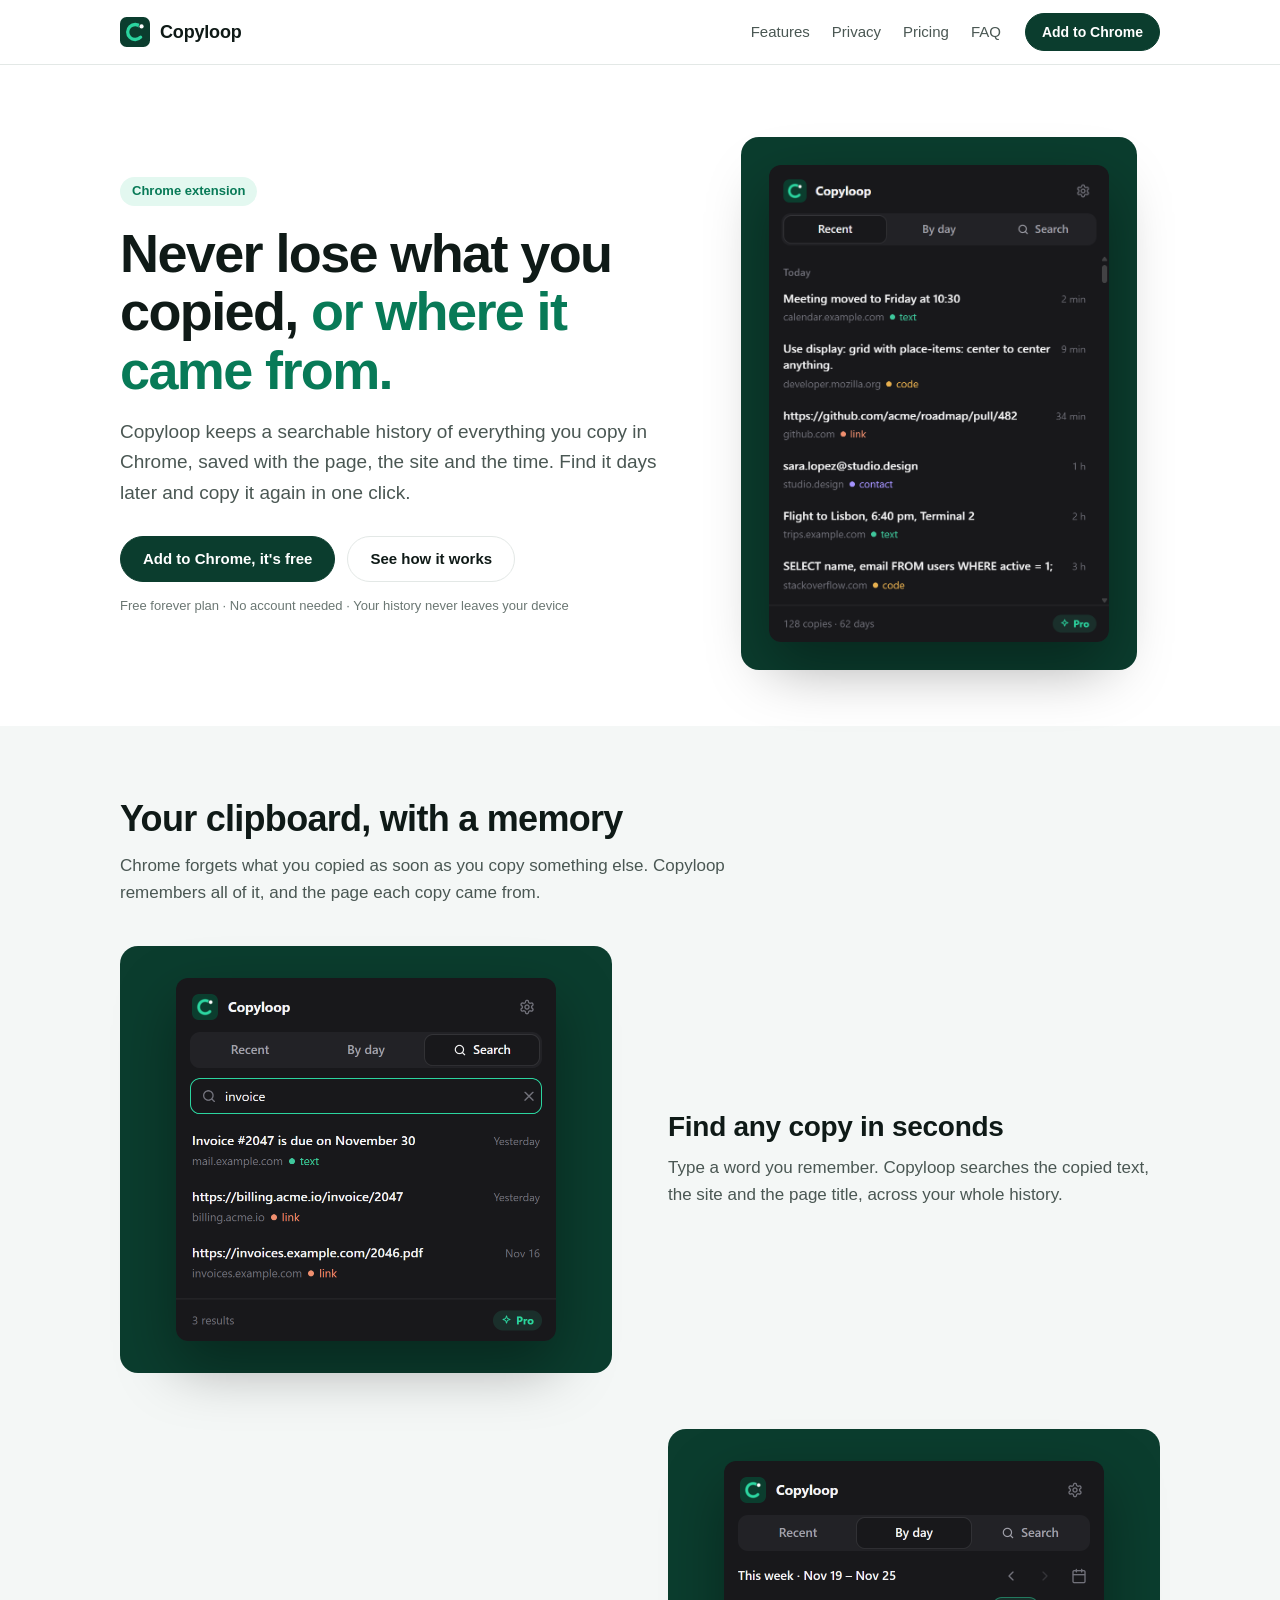
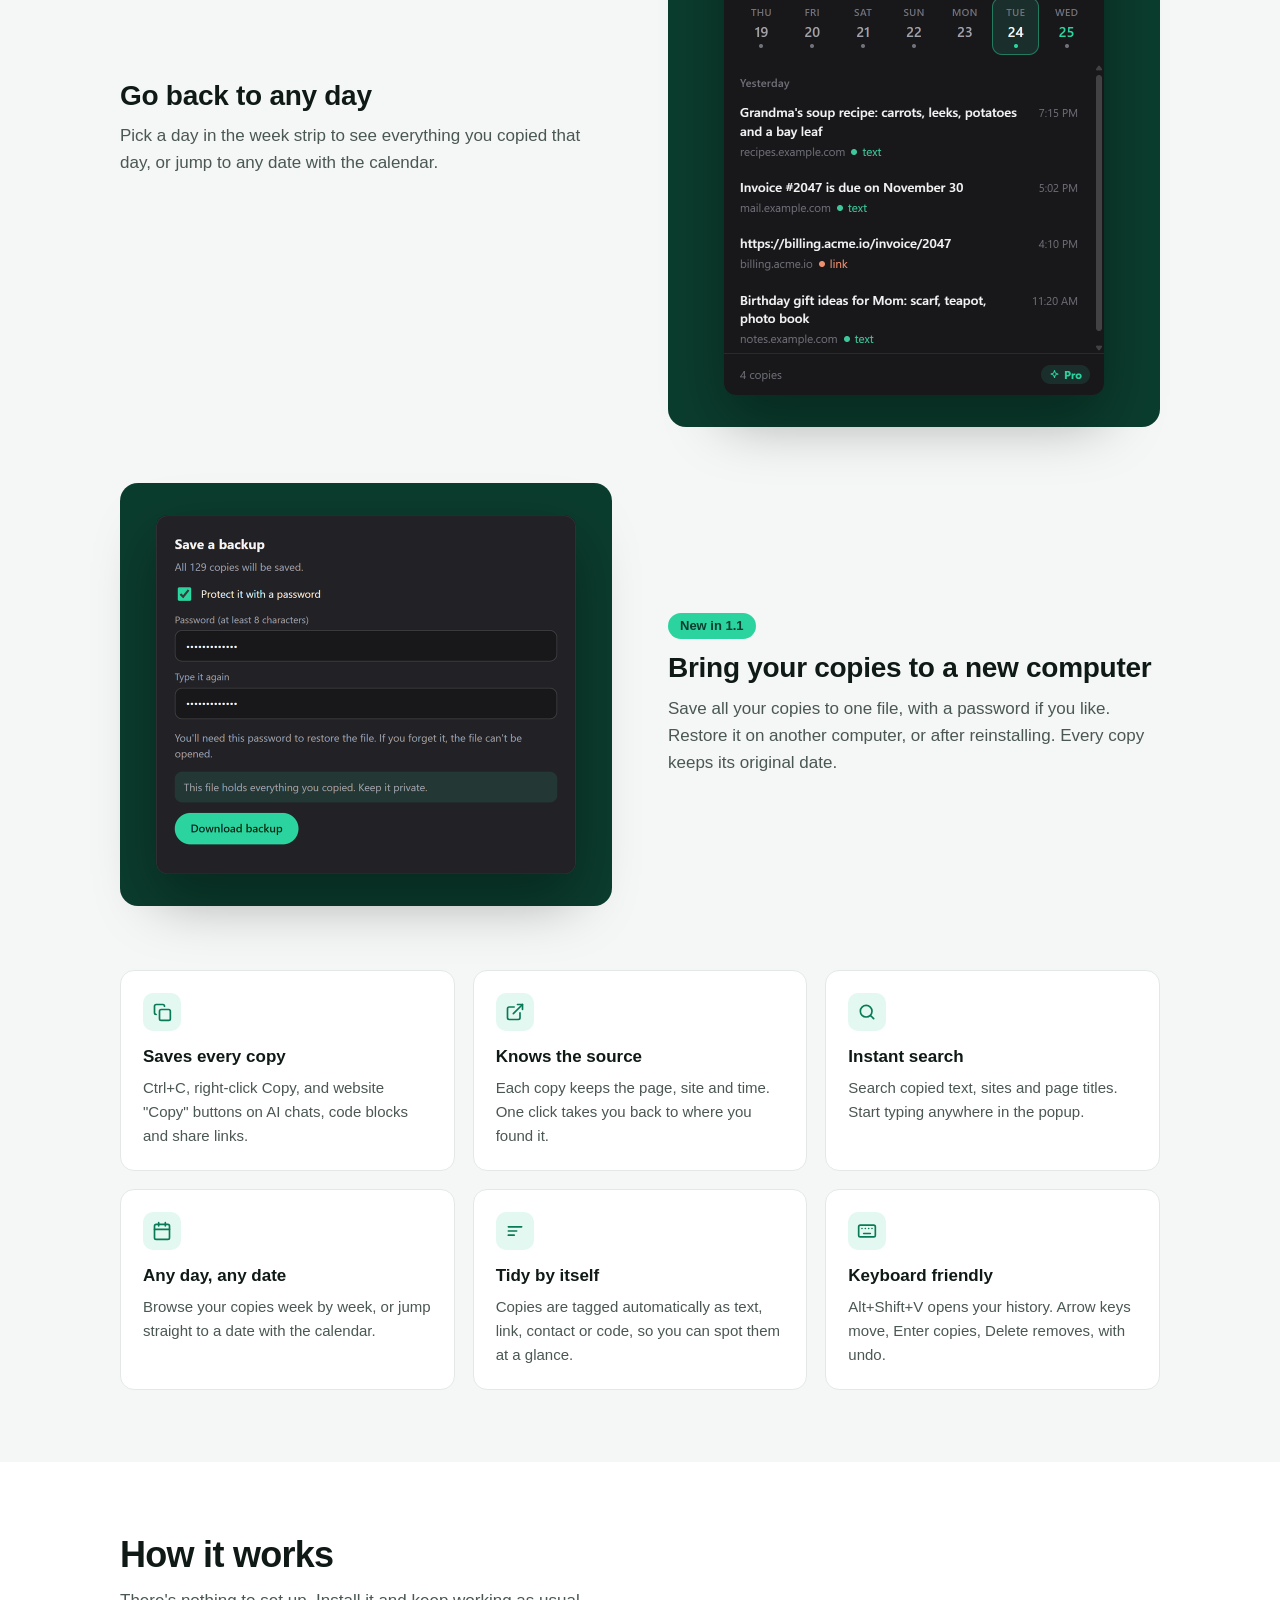
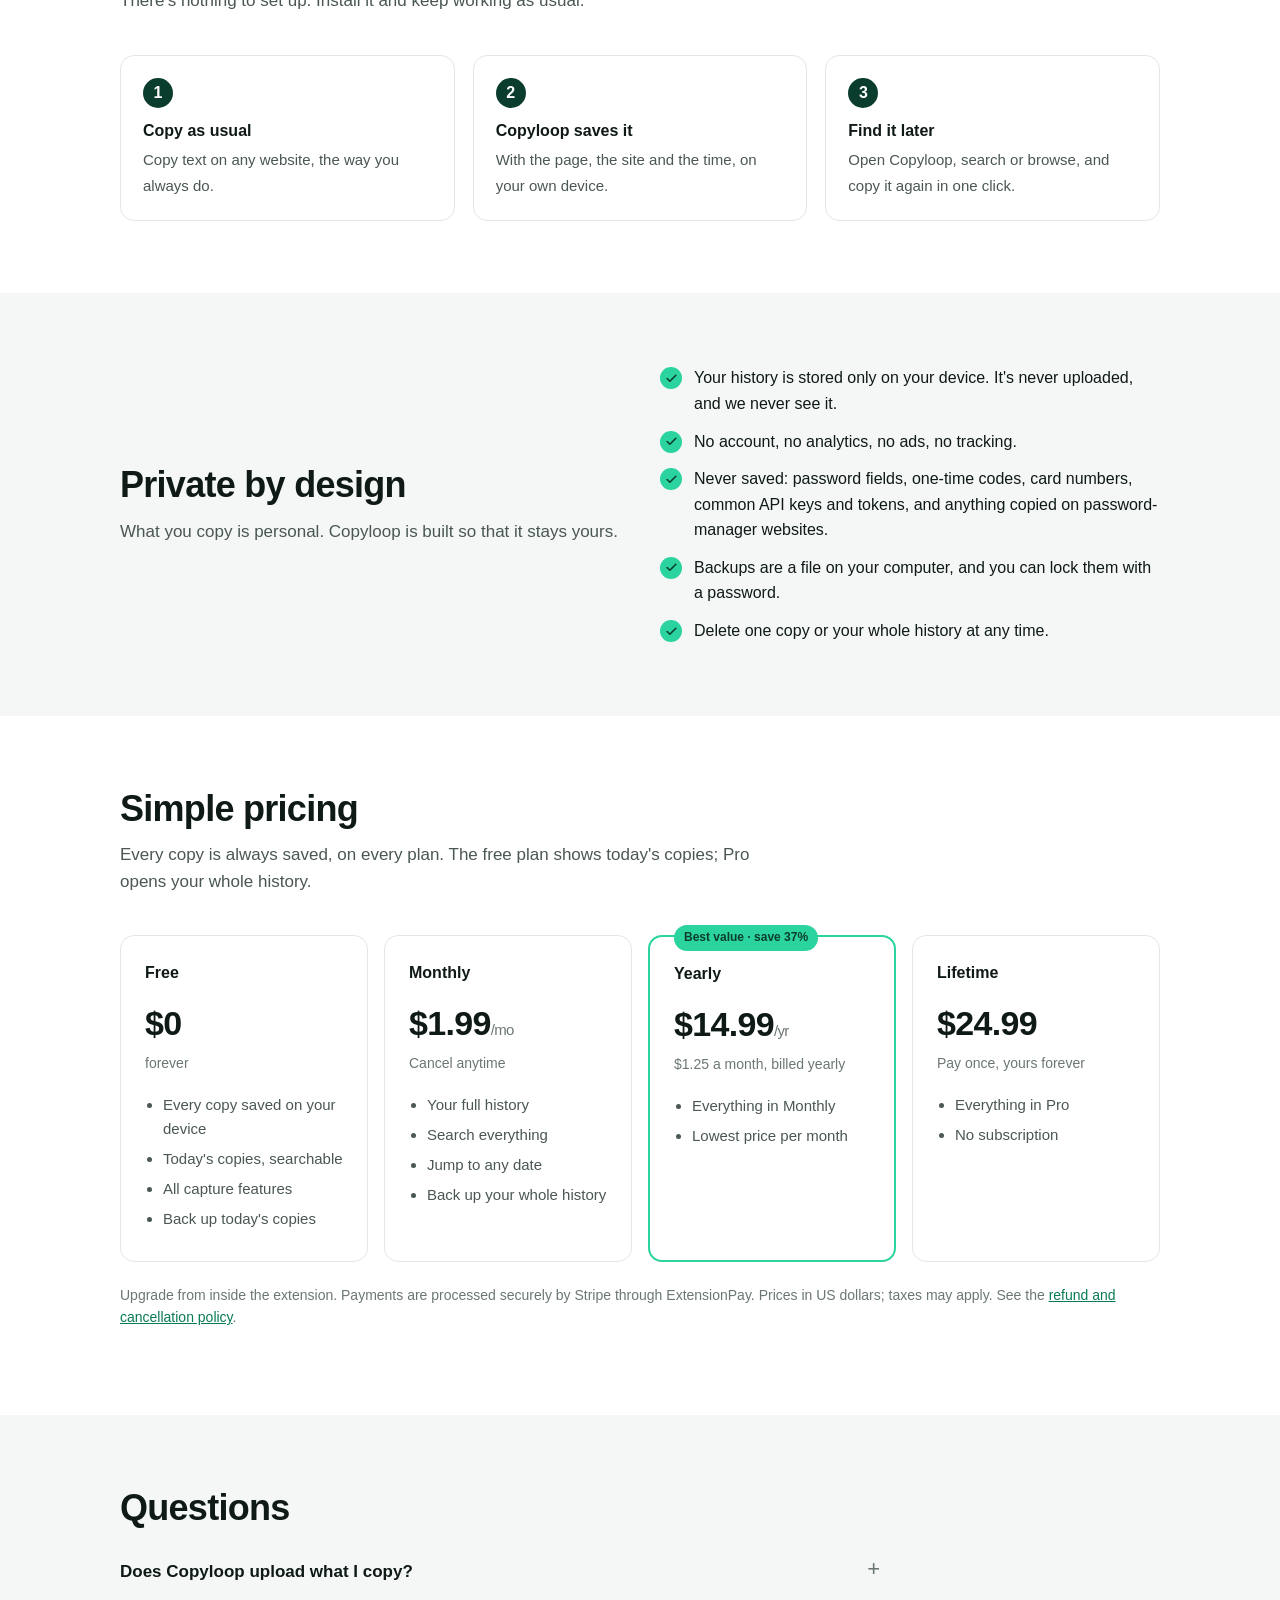
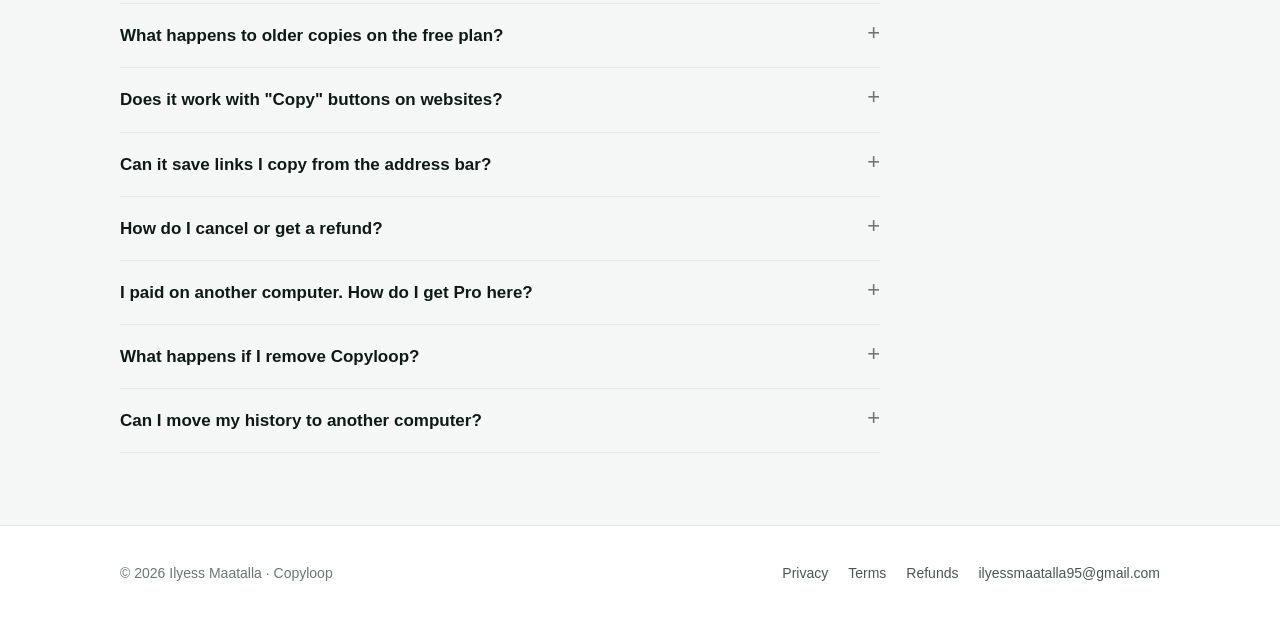
<file: index.html>
<!DOCTYPE html>
<html lang="en">
<head>
<meta charset="UTF-8" />
<meta name="viewport" content="width=device-width, initial-scale=1" />
<title>Copyloop – Clipboard history with source, for Chrome</title>
<meta name="description" content="Copyloop is a Chrome extension that remembers everything you copy on the web, with the page it came from. Browse, search and copy it again. Private: your history stays on your device." />
<link rel="icon" type="image/svg+xml" href="assets/icon.svg">
<link rel="icon" href="assets/icon32.png" type="image/png" />
<link rel="stylesheet" href="styles.css" />
</head>
<body>

<header class="nav">
  <div class="wrap">
    <a class="brand" href="./">
      <svg viewBox="0 0 128 128" aria-hidden="true"><rect width="128" height="128" rx="28" fill="#0B3D2E"/><defs><mask id="loopgap" maskUnits="userSpaceOnUse" x="0" y="0" width="128" height="128"><rect width="128" height="128" fill="#fff"/><circle cx="92" cy="40" r="12.5" fill="#000"/></mask></defs><path d="M88 42a32 32 0 1 0 0 44" fill="none" stroke="#2BD49F" stroke-width="14" stroke-linecap="round" mask="url(#loopgap)"/><circle cx="92" cy="40" r="9" fill="#fff"/></svg>
      Copyloop
    </a>
    <nav class="nav-links" aria-label="Main">
      <a href="#features">Features</a>
      <a href="#privacy">Privacy</a>
      <a href="#pricing">Pricing</a>
      <a href="#faq">FAQ</a>
    </nav>
    <a class="btn small primary" data-store href="#pricing">Add to Chrome</a>
  </div>
</header>

<main>
  <section class="hero">
    <div class="wrap">
      <div>
        <span class="eyebrow">Chrome extension</span>
        <h1>Never lose what you copied, <em>or where it came from.</em></h1>
        <p class="lead">Copyloop keeps a searchable history of everything you copy in Chrome, saved with the page, the site and the time. Find it days later and copy it again in one click.</p>
        <div class="cta">
          <a class="btn primary" data-store href="#pricing">Add to Chrome, it's free</a>
          <a class="btn" href="#features">See how it works</a>
        </div>
        <p class="note">Free forever plan · No account needed · Your history never leaves your device</p>
      </div>
      <div class="shot">
        <img src="assets/popup.png?v=110" alt="The Copyloop popup showing recent copies, each with its site, a tag and the time" width="340" />
      </div>
    </div>
  </section>

  <section id="features" class="alt">
    <div class="wrap">
      <h2>Your clipboard, with a memory</h2>
      <p class="sub">Chrome forgets what you copied as soon as you copy something else. Copyloop remembers all of it, and the page each copy came from.</p>

      <div class="showcase">
        <div class="show-row">
          <div class="show-img"><img src="assets/shot-search.png" alt="Searching for &quot;invoice&quot; in Copyloop finds three copies, each with its site and date" width="380" loading="lazy" /></div>
          <div class="show-text">
            <h3>Find any copy in seconds</h3>
            <p>Type a word you remember. Copyloop searches the copied text, the site and the page title, across your whole history.</p>
          </div>
        </div>
        <div class="show-row flip">
          <div class="show-img"><img src="assets/shot-day.png" alt="The By day view: a week strip with yesterday selected and the copies from that day" width="380" loading="lazy" /></div>
          <div class="show-text">
            <h3>Go back to any day</h3>
            <p>Pick a day in the week strip to see everything you copied that day, or jump to any date with the calendar.</p>
          </div>
        </div>
        <div class="show-row" id="backup">
          <div class="show-img"><img src="assets/shot-backup.png" alt="The Save a backup page with password protection turned on and a Download backup button" width="420" loading="lazy" /></div>
          <div class="show-text">
            <span class="new">New in 1.1</span>
            <h3>Bring your copies to a new computer</h3>
            <p>Save all your copies to one file, with a password if you like. Restore it on another computer, or after reinstalling. Every copy keeps its original date.</p>
          </div>
        </div>
      </div>

      <div class="grid">
        <div class="card">
          <div class="ico"><svg viewBox="0 0 24 24" fill="none" stroke="currentColor" stroke-width="2" stroke-linecap="round" stroke-linejoin="round"><rect width="13" height="13" x="9" y="9" rx="2"/><path d="M5 15c-1.1 0-2-.9-2-2V5c0-1.1.9-2 2-2h8c1.1 0 2 .9 2 2"/></svg></div>
          <h3>Saves every copy</h3>
          <p>Ctrl+C, right-click Copy, and website "Copy" buttons on AI chats, code blocks and share links.</p>
        </div>
        <div class="card">
          <div class="ico"><svg viewBox="0 0 24 24" fill="none" stroke="currentColor" stroke-width="2" stroke-linecap="round" stroke-linejoin="round"><path d="M15 3h6v6"/><path d="M10 14 21 3"/><path d="M18 13v6a2 2 0 0 1-2 2H5a2 2 0 0 1-2-2V8a2 2 0 0 1 2-2h6"/></svg></div>
          <h3>Knows the source</h3>
          <p>Each copy keeps the page, site and time. One click takes you back to where you found it.</p>
        </div>
        <div class="card">
          <div class="ico"><svg viewBox="0 0 24 24" fill="none" stroke="currentColor" stroke-width="2" stroke-linecap="round" stroke-linejoin="round"><circle cx="11" cy="11" r="7"/><path d="m20 20-3.5-3.5"/></svg></div>
          <h3>Instant search</h3>
          <p>Search copied text, sites and page titles. Start typing anywhere in the popup.</p>
        </div>
        <div class="card">
          <div class="ico"><svg viewBox="0 0 24 24" fill="none" stroke="currentColor" stroke-width="2" stroke-linecap="round" stroke-linejoin="round"><rect width="18" height="18" x="3" y="4" rx="2"/><path d="M16 2v4M8 2v4M3 10h18"/></svg></div>
          <h3>Any day, any date</h3>
          <p>Browse your copies week by week, or jump straight to a date with the calendar.</p>
        </div>
        <div class="card">
          <div class="ico"><svg viewBox="0 0 24 24" fill="none" stroke="currentColor" stroke-width="2" stroke-linecap="round" stroke-linejoin="round"><path d="M4 7h16M4 12h10M4 17h7"/></svg></div>
          <h3>Tidy by itself</h3>
          <p>Copies are tagged automatically as text, link, contact or code, so you can spot them at a glance.</p>
        </div>
        <div class="card">
          <div class="ico"><svg viewBox="0 0 24 24" fill="none" stroke="currentColor" stroke-width="2" stroke-linecap="round" stroke-linejoin="round"><rect width="20" height="14" x="2" y="5" rx="2"/><path d="M6 9h.01M10 9h.01M14 9h.01M18 9h.01M8 15h8"/></svg></div>
          <h3>Keyboard friendly</h3>
          <p>Alt+Shift+V opens your history. Arrow keys move, Enter copies, Delete removes, with undo.</p>
        </div>
      </div>
    </div>
  </section>

  <section>
    <div class="wrap">
      <h2>How it works</h2>
      <p class="sub">There's nothing to set up. Install it and keep working as usual.</p>
      <ol class="steps">
        <li><strong>Copy as usual</strong><span>Copy text on any website, the way you always do.</span></li>
        <li><strong>Copyloop saves it</strong><span>With the page, the site and the time, on your own device.</span></li>
        <li><strong>Find it later</strong><span>Open Copyloop, search or browse, and copy it again in one click.</span></li>
      </ol>
    </div>
  </section>

  <section id="privacy" class="alt">
    <div class="wrap privacy-band">
      <div>
        <h2>Private by design</h2>
        <p class="sub" style="margin-bottom:0">What you copy is personal. Copyloop is built so that it stays yours.</p>
      </div>
      <ul class="checks">
        <li>Your history is stored only on your device. It's never uploaded, and we never see it.</li>
        <li>No account, no analytics, no ads, no tracking.</li>
        <li>Never saved: password fields, one-time codes, card numbers, common API keys and tokens, and anything copied on password-manager websites.</li>
        <li>Backups are a file on your computer, and you can lock them with a password.</li>
        <li>Delete one copy or your whole history at any time.</li>
      </ul>
    </div>
  </section>

  <section id="pricing">
    <div class="wrap">
      <h2>Simple pricing</h2>
      <p class="sub">Every copy is always saved, on every plan. The free plan shows today's copies; Pro opens your whole history.</p>
      <div class="plans">
        <div class="plan">
          <h3>Free</h3>
          <div class="price">$0</div>
          <div class="per">forever</div>
          <ul>
            <li>Every copy saved on your device</li>
            <li>Today's copies, searchable</li>
            <li>All capture features</li>
            <li>Back up today's copies</li>
          </ul>
        </div>
        <div class="plan">
          <h3>Monthly</h3>
          <div class="price">$1.99<small>/mo</small></div>
          <div class="per">Cancel anytime</div>
          <ul>
            <li>Your full history</li>
            <li>Search everything</li>
            <li>Jump to any date</li>
            <li>Back up your whole history</li>
          </ul>
        </div>
        <div class="plan best">
          <span class="badge">Best value · save 37%</span>
          <h3>Yearly</h3>
          <div class="price">$14.99<small>/yr</small></div>
          <div class="per">$1.25 a month, billed yearly</div>
          <ul>
            <li>Everything in Monthly</li>
            <li>Lowest price per month</li>
          </ul>
        </div>
        <div class="plan">
          <h3>Lifetime</h3>
          <div class="price">$24.99</div>
          <div class="per">Pay once, yours forever</div>
          <ul>
            <li>Everything in Pro</li>
            <li>No subscription</li>
          </ul>
        </div>
      </div>
      <p class="fine">Upgrade from inside the extension. Payments are processed securely by Stripe through ExtensionPay. Prices in US dollars; taxes may apply. See the <a href="terms.html#refunds">refund and cancellation policy</a>.</p>
    </div>
  </section>

  <section id="faq" class="alt">
    <div class="wrap faq">
      <h2>Questions</h2>
      <details>
        <summary>Does Copyloop upload what I copy?</summary>
        <p>No. Your history is stored in Chrome's local storage on your device and is never sent to us or anyone else. The only network requests are price and plan-status checks with our payment provider, which never include your copies.</p>
      </details>
      <details>
        <summary>What happens to older copies on the free plan?</summary>
        <p>They're kept on your device, just hidden. The free plan shows what you copied today. If you upgrade, your whole history appears straight away.</p>
      </details>
      <details>
        <summary>Does it work with "Copy" buttons on websites?</summary>
        <p>Yes. Copy buttons on AI chats, code blocks, share links and similar are saved, as long as you clicked them.</p>
      </details>
      <details>
        <summary>Can it save links I copy from the address bar?</summary>
        <p>Yes, as an option you turn on in Settings. Chrome will ask to let Copyloop read the clipboard, and only addresses matching the open tab are kept.</p>
      </details>
      <details>
        <summary>How do I cancel or get a refund?</summary>
        <p>Subscriptions can be cancelled anytime, and you keep Pro until the end of the period you paid for. Full details are in the <a href="terms.html#refunds">refund and cancellation policy</a>.</p>
      </details>
      <details>
        <summary>I paid on another computer. How do I get Pro here?</summary>
        <p>Open Copyloop's settings and choose "Restore your purchase", then enter the email you paid with.</p>
      </details>
      <details>
        <summary>What happens if I remove Copyloop?</summary>
        <p>Your history is deleted, because it's stored only on your computer. Save a backup first (Settings, "Back up and restore"), or just turn Copyloop off instead of removing it.</p>
      </details>
      <details>
        <summary>Can I move my history to another computer?</summary>
        <p>Yes. Save a backup in Settings, "Back up and restore", then restore that file on the other computer. Your copies keep their original dates.</p>
      </details>
    </div>
  </section>
</main>

<footer>
  <div class="wrap">
    <span>© <span data-year>2026</span> <span data-owner>Your Name</span> · Copyloop</span>
    <nav aria-label="Footer">
      <a href="privacy.html">Privacy</a>
      <a href="terms.html">Terms</a>
      <a href="terms.html#refunds">Refunds</a>
      <a data-email href="#">Contact</a>
    </nav>
  </div>
</footer>

<script src="site.js"></script>
</body>
</html>
</file>
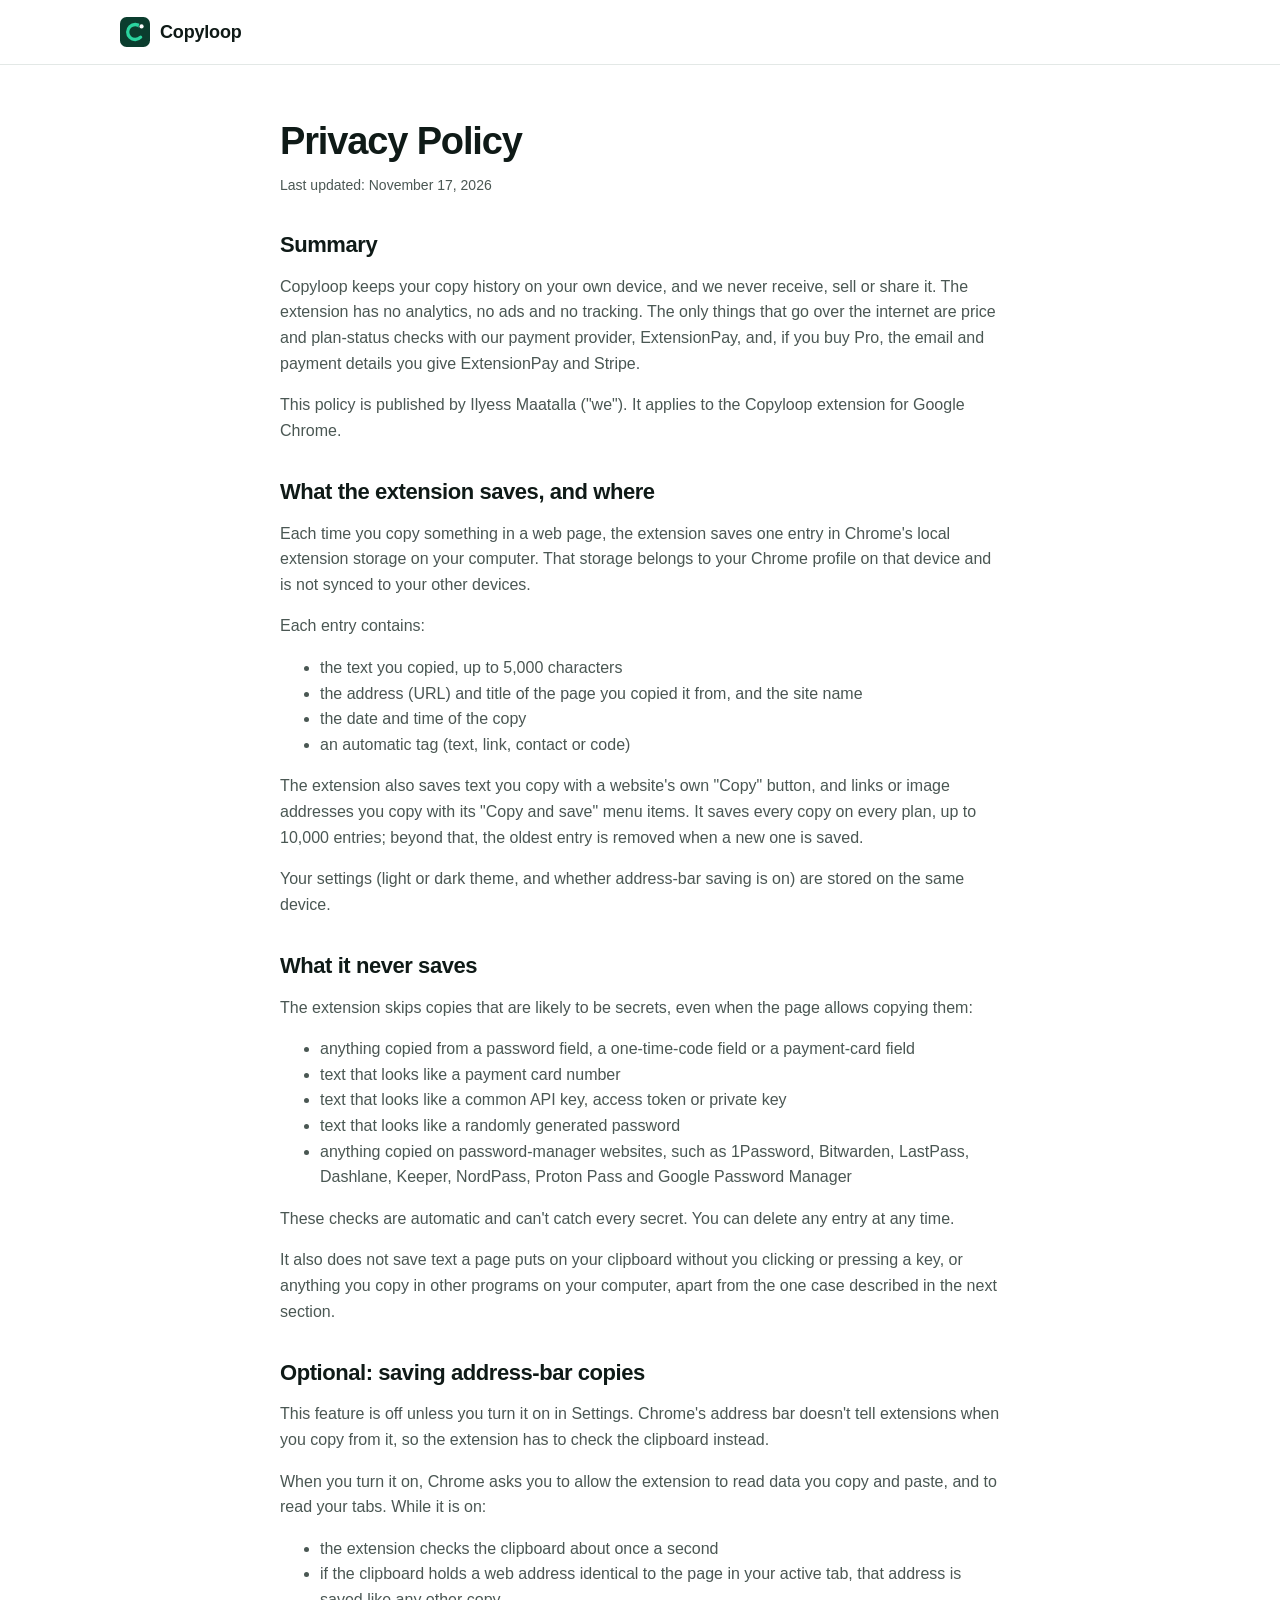
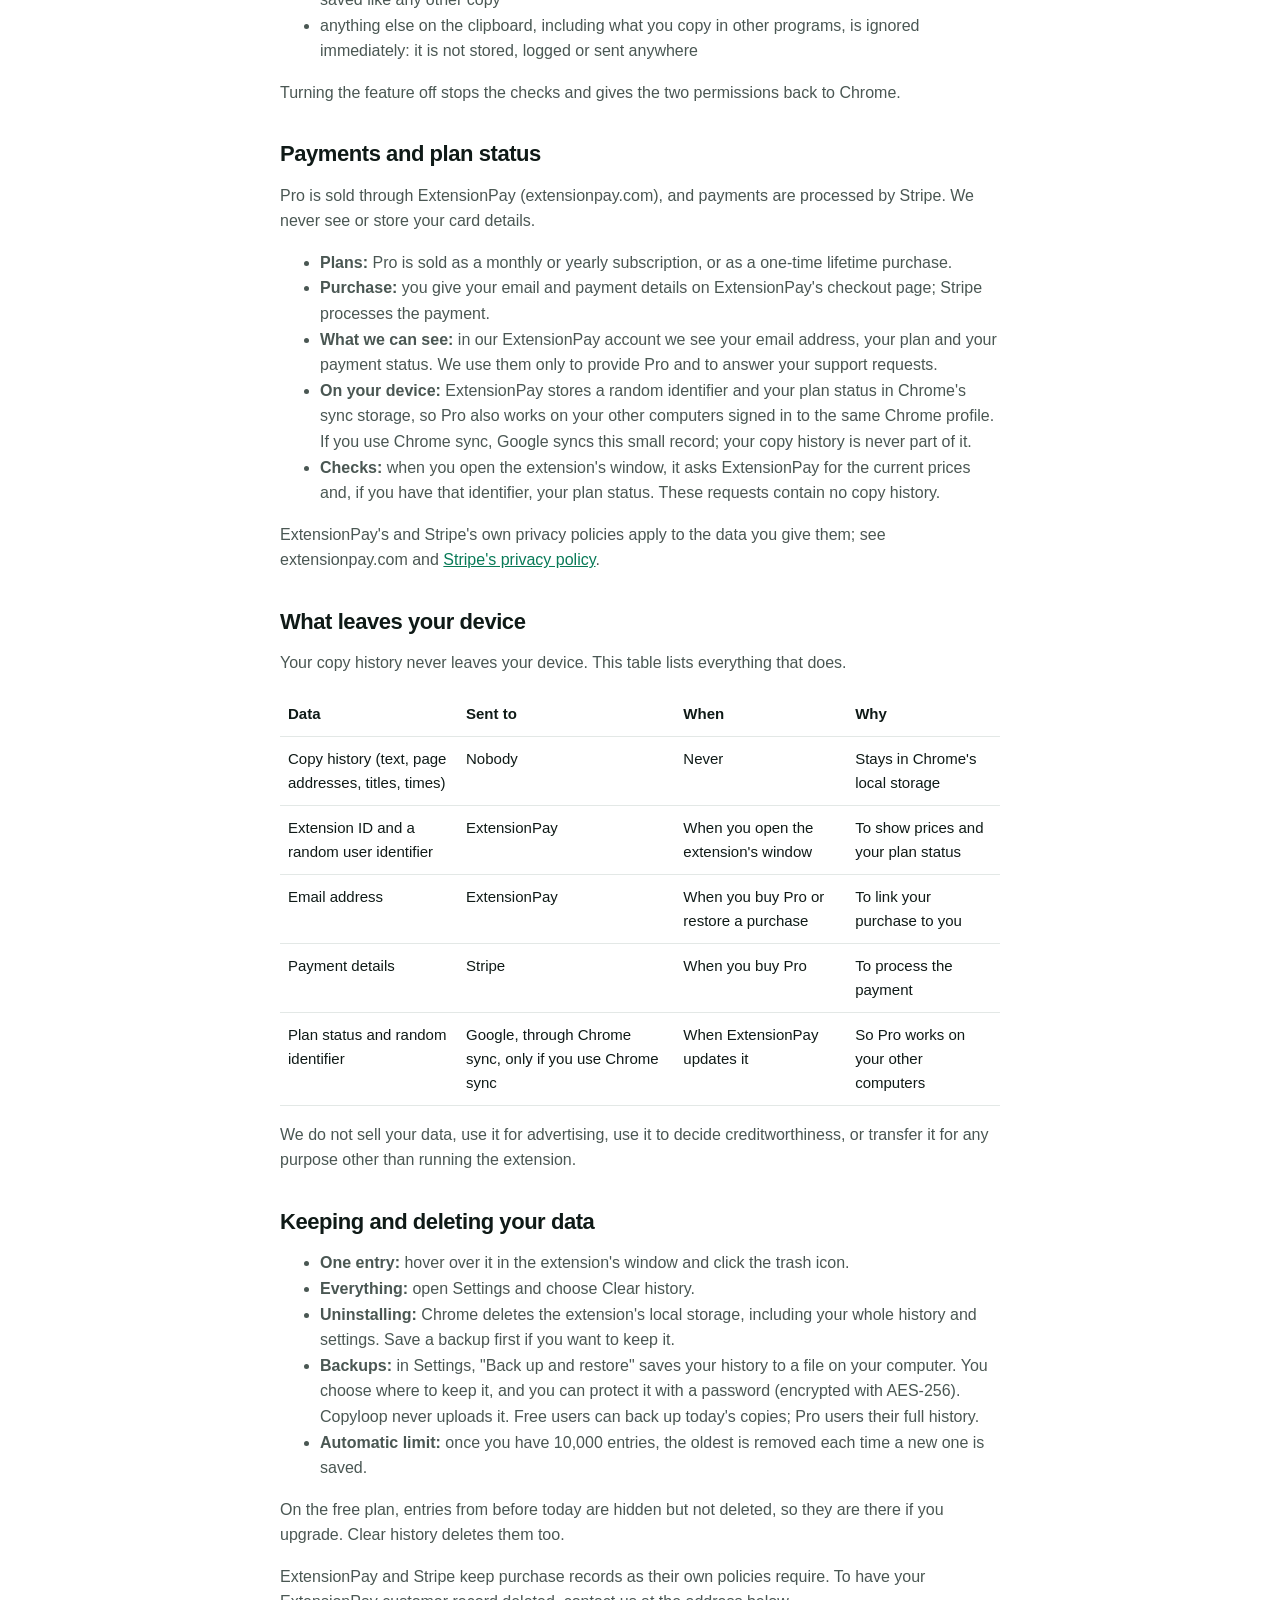
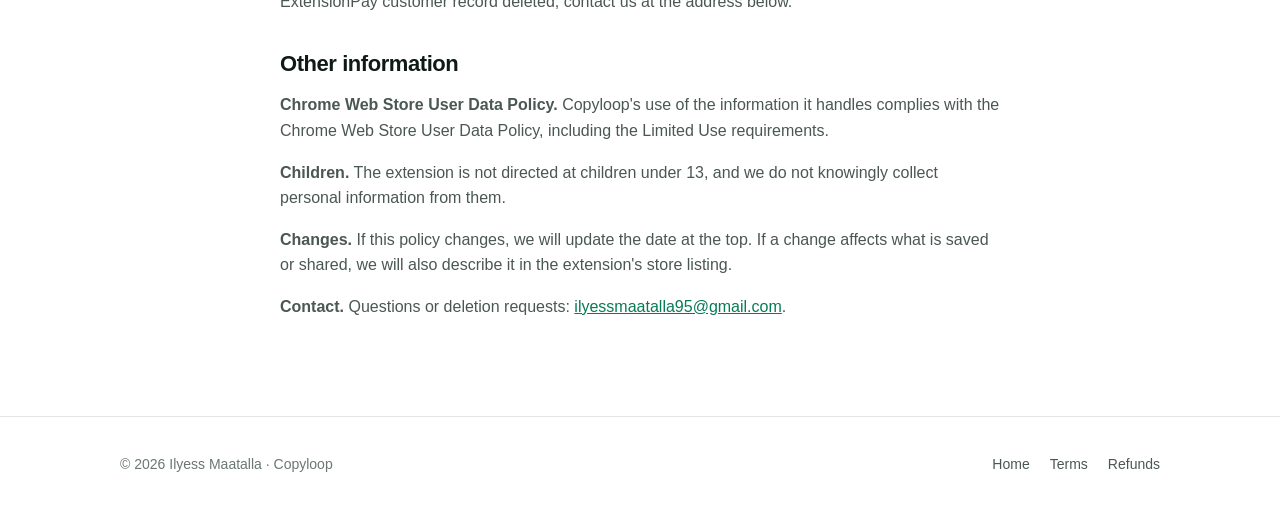
<file: privacy.html>
<!DOCTYPE html>
<html lang="en">
<head>
<meta charset="UTF-8" />
<meta name="viewport" content="width=device-width, initial-scale=1" />
<title>Privacy Policy – Copyloop</title>
<meta name="description" content="How the Copyloop Chrome extension handles your data: your copy history stays on your device." />
<link rel="icon" type="image/svg+xml" href="assets/icon.svg">
<link rel="icon" href="assets/icon32.png" type="image/png" />
<link rel="stylesheet" href="styles.css" />
</head>
<body>

<header class="nav">
  <div class="wrap">
    <a class="brand" href="./">
      <svg viewBox="0 0 128 128" aria-hidden="true"><rect width="128" height="128" rx="28" fill="#0B3D2E"/><defs><mask id="loopgap" maskUnits="userSpaceOnUse" x="0" y="0" width="128" height="128"><rect width="128" height="128" fill="#fff"/><circle cx="92" cy="40" r="12.5" fill="#000"/></mask></defs><path d="M88 42a32 32 0 1 0 0 44" fill="none" stroke="#2BD49F" stroke-width="14" stroke-linecap="round" mask="url(#loopgap)"/><circle cx="92" cy="40" r="9" fill="#fff"/></svg>
      Copyloop
    </a>
  </div>
</header>

<main class="legal">
  <h1>Privacy Policy</h1>
  <p class="updated">Last updated: November 17, 2026</p>

  <h2>Summary</h2>
  <p>Copyloop keeps your copy history on your own device, and we never receive, sell or share it. The extension has no analytics, no ads and no tracking. The only things that go over the internet are price and plan-status checks with our payment provider, ExtensionPay, and, if you buy Pro, the email and payment details you give ExtensionPay and Stripe.</p>
  <p>This policy is published by <span data-owner>Your Name</span> ("we"). It applies to the Copyloop extension for Google Chrome.</p>

  <h2>What the extension saves, and where</h2>
  <p>Each time you copy something in a web page, the extension saves one entry in Chrome's local extension storage on your computer. That storage belongs to your Chrome profile on that device and is not synced to your other devices.</p>
  <p>Each entry contains:</p>
  <ul>
    <li>the text you copied, up to 5,000 characters</li>
    <li>the address (URL) and title of the page you copied it from, and the site name</li>
    <li>the date and time of the copy</li>
    <li>an automatic tag (text, link, contact or code)</li>
  </ul>
  <p>The extension also saves text you copy with a website's own "Copy" button, and links or image addresses you copy with its "Copy and save" menu items. It saves every copy on every plan, up to 10,000 entries; beyond that, the oldest entry is removed when a new one is saved.</p>
  <p>Your settings (light or dark theme, and whether address-bar saving is on) are stored on the same device.</p>

  <h2>What it never saves</h2>
  <p>The extension skips copies that are likely to be secrets, even when the page allows copying them:</p>
  <ul>
    <li>anything copied from a password field, a one-time-code field or a payment-card field</li>
    <li>text that looks like a payment card number</li>
    <li>text that looks like a common API key, access token or private key</li>
    <li>text that looks like a randomly generated password</li>
    <li>anything copied on password-manager websites, such as 1Password, Bitwarden, LastPass, Dashlane, Keeper, NordPass, Proton Pass and Google Password Manager</li>
  </ul>
  <p>These checks are automatic and can't catch every secret. You can delete any entry at any time.</p>
  <p>It also does not save text a page puts on your clipboard without you clicking or pressing a key, or anything you copy in other programs on your computer, apart from the one case described in the next section.</p>

  <h2>Optional: saving address-bar copies</h2>
  <p>This feature is off unless you turn it on in Settings. Chrome's address bar doesn't tell extensions when you copy from it, so the extension has to check the clipboard instead.</p>
  <p>When you turn it on, Chrome asks you to allow the extension to read data you copy and paste, and to read your tabs. While it is on:</p>
  <ul>
    <li>the extension checks the clipboard about once a second</li>
    <li>if the clipboard holds a web address identical to the page in your active tab, that address is saved like any other copy</li>
    <li>anything else on the clipboard, including what you copy in other programs, is ignored immediately: it is not stored, logged or sent anywhere</li>
  </ul>
  <p>Turning the feature off stops the checks and gives the two permissions back to Chrome.</p>

  <h2>Payments and plan status</h2>
  <p>Pro is sold through ExtensionPay (extensionpay.com), and payments are processed by Stripe. We never see or store your card details.</p>
  <ul>
    <li><strong>Plans:</strong> Pro is sold as a monthly or yearly subscription, or as a one-time lifetime purchase.</li>
    <li><strong>Purchase:</strong> you give your email and payment details on ExtensionPay's checkout page; Stripe processes the payment.</li>
    <li><strong>What we can see:</strong> in our ExtensionPay account we see your email address, your plan and your payment status. We use them only to provide Pro and to answer your support requests.</li>
    <li><strong>On your device:</strong> ExtensionPay stores a random identifier and your plan status in Chrome's sync storage, so Pro also works on your other computers signed in to the same Chrome profile. If you use Chrome sync, Google syncs this small record; your copy history is never part of it.</li>
    <li><strong>Checks:</strong> when you open the extension's window, it asks ExtensionPay for the current prices and, if you have that identifier, your plan status. These requests contain no copy history.</li>
  </ul>
  <p>ExtensionPay's and Stripe's own privacy policies apply to the data you give them; see extensionpay.com and <a href="https://stripe.com/privacy">Stripe's privacy policy</a>.</p>

  <h2>What leaves your device</h2>
  <p>Your copy history never leaves your device. This table lists everything that does.</p>
  <table>
    <thead><tr><th>Data</th><th>Sent to</th><th>When</th><th>Why</th></tr></thead>
    <tbody>
      <tr><td>Copy history (text, page addresses, titles, times)</td><td>Nobody</td><td>Never</td><td>Stays in Chrome's local storage</td></tr>
      <tr><td>Extension ID and a random user identifier</td><td>ExtensionPay</td><td>When you open the extension's window</td><td>To show prices and your plan status</td></tr>
      <tr><td>Email address</td><td>ExtensionPay</td><td>When you buy Pro or restore a purchase</td><td>To link your purchase to you</td></tr>
      <tr><td>Payment details</td><td>Stripe</td><td>When you buy Pro</td><td>To process the payment</td></tr>
      <tr><td>Plan status and random identifier</td><td>Google, through Chrome sync, only if you use Chrome sync</td><td>When ExtensionPay updates it</td><td>So Pro works on your other computers</td></tr>
    </tbody>
  </table>
  <p>We do not sell your data, use it for advertising, use it to decide creditworthiness, or transfer it for any purpose other than running the extension.</p>

  <h2>Keeping and deleting your data</h2>
  <ul>
    <li><strong>One entry:</strong> hover over it in the extension's window and click the trash icon.</li>
    <li><strong>Everything:</strong> open Settings and choose Clear history.</li>
    <li><strong>Uninstalling:</strong> Chrome deletes the extension's local storage, including your whole history and settings. Save a backup first if you want to keep it.</li>
    <li><strong>Backups:</strong> in Settings, "Back up and restore" saves your history to a file on your computer. You choose where to keep it, and you can protect it with a password (encrypted with AES-256). Copyloop never uploads it. Free users can back up today's copies; Pro users their full history.</li>
    <li><strong>Automatic limit:</strong> once you have 10,000 entries, the oldest is removed each time a new one is saved.</li>
  </ul>
  <p>On the free plan, entries from before today are hidden but not deleted, so they are there if you upgrade. Clear history deletes them too.</p>
  <p>ExtensionPay and Stripe keep purchase records as their own policies require. To have your ExtensionPay customer record deleted, contact us at the address below.</p>

  <h2>Other information</h2>
  <p><strong>Chrome Web Store User Data Policy.</strong> Copyloop's use of the information it handles complies with the Chrome Web Store User Data Policy, including the Limited Use requirements.</p>
  <p><strong>Children.</strong> The extension is not directed at children under 13, and we do not knowingly collect personal information from them.</p>
  <p><strong>Changes.</strong> If this policy changes, we will update the date at the top. If a change affects what is saved or shared, we will also describe it in the extension's store listing.</p>
  <p><strong>Contact.</strong> Questions or deletion requests: <a data-email href="#">you@example.com</a>.</p>
</main>

<footer>
  <div class="wrap">
    <span>© <span data-year>2026</span> <span data-owner>Your Name</span> · Copyloop</span>
    <nav aria-label="Footer">
      <a href="./">Home</a>
      <a href="terms.html">Terms</a>
      <a href="terms.html#refunds">Refunds</a>
    </nav>
  </div>
</footer>

<script src="site.js"></script>
</body>
</html>
</file>
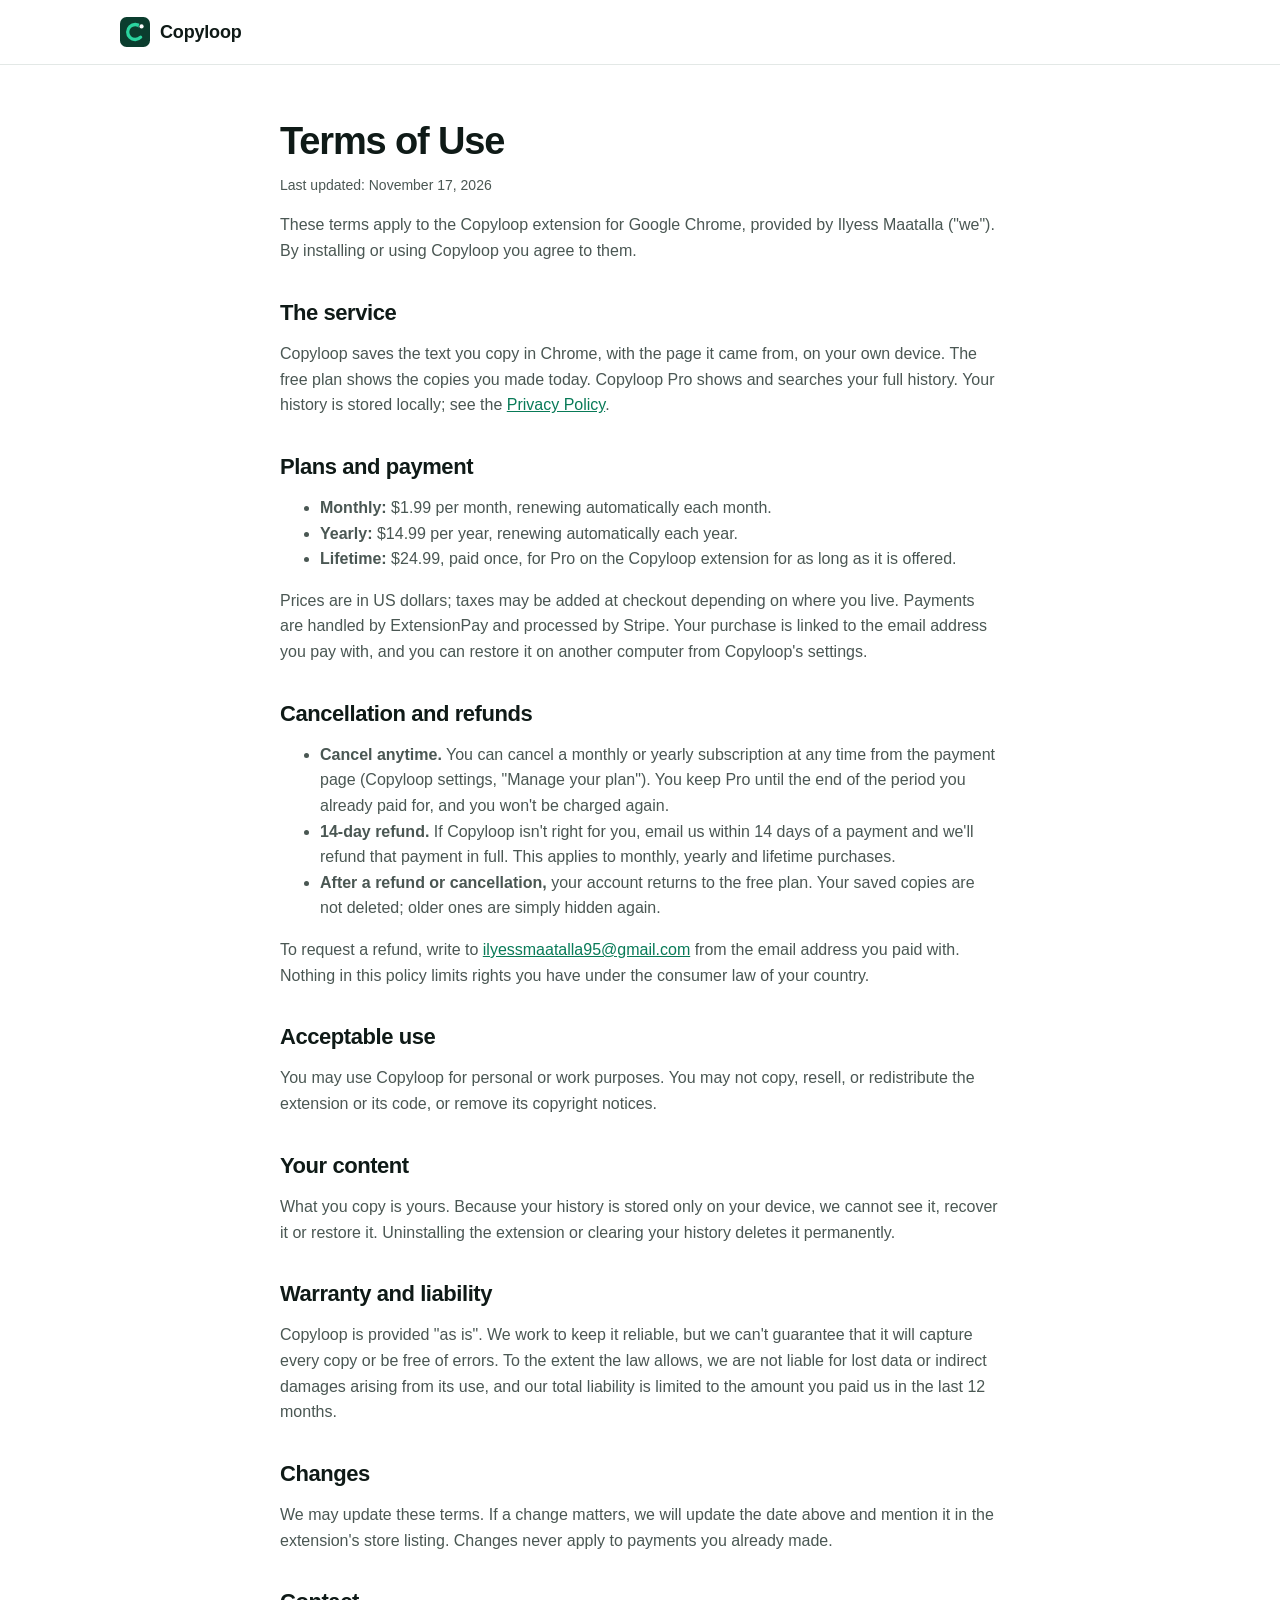
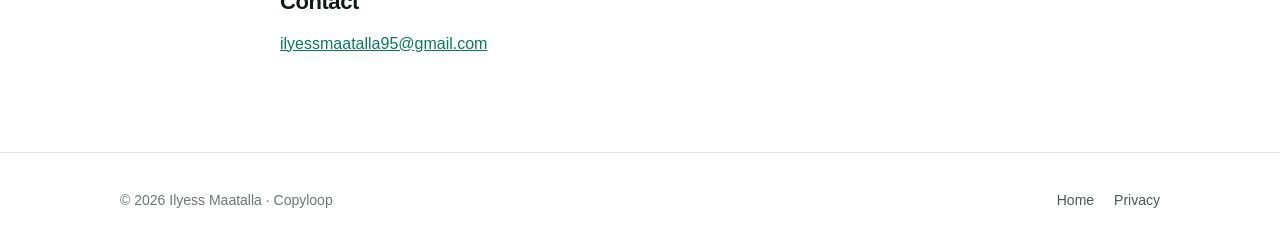
<file: terms.html>
<!DOCTYPE html>
<html lang="en">
<head>
<meta charset="UTF-8" />
<meta name="viewport" content="width=device-width, initial-scale=1" />
<title>Terms and Refunds – Copyloop</title>
<meta name="description" content="Terms of use, cancellation and refund policy for the Copyloop Chrome extension." />
<link rel="icon" type="image/svg+xml" href="assets/icon.svg">
<link rel="icon" href="assets/icon32.png" type="image/png" />
<link rel="stylesheet" href="styles.css" />
</head>
<body>

<header class="nav">
  <div class="wrap">
    <a class="brand" href="./">
      <svg viewBox="0 0 128 128" aria-hidden="true"><rect width="128" height="128" rx="28" fill="#0B3D2E"/><defs><mask id="loopgap" maskUnits="userSpaceOnUse" x="0" y="0" width="128" height="128"><rect width="128" height="128" fill="#fff"/><circle cx="92" cy="40" r="12.5" fill="#000"/></mask></defs><path d="M88 42a32 32 0 1 0 0 44" fill="none" stroke="#2BD49F" stroke-width="14" stroke-linecap="round" mask="url(#loopgap)"/><circle cx="92" cy="40" r="9" fill="#fff"/></svg>
      Copyloop
    </a>
  </div>
</header>

<main class="legal">
  <h1>Terms of Use</h1>
  <p class="updated">Last updated: November 17, 2026</p>

  <p>These terms apply to the Copyloop extension for Google Chrome, provided by <span data-owner>Your Name</span> ("we"). By installing or using Copyloop you agree to them.</p>

  <h2>The service</h2>
  <p>Copyloop saves the text you copy in Chrome, with the page it came from, on your own device. The free plan shows the copies you made today. Copyloop Pro shows and searches your full history. Your history is stored locally; see the <a href="privacy.html">Privacy Policy</a>.</p>

  <h2>Plans and payment</h2>
  <ul>
    <li><strong>Monthly:</strong> $1.99 per month, renewing automatically each month.</li>
    <li><strong>Yearly:</strong> $14.99 per year, renewing automatically each year.</li>
    <li><strong>Lifetime:</strong> $24.99, paid once, for Pro on the Copyloop extension for as long as it is offered.</li>
  </ul>
  <p>Prices are in US dollars; taxes may be added at checkout depending on where you live. Payments are handled by ExtensionPay and processed by Stripe. Your purchase is linked to the email address you pay with, and you can restore it on another computer from Copyloop's settings.</p>

  <h2 id="refunds">Cancellation and refunds</h2>
  <ul>
    <li><strong>Cancel anytime.</strong> You can cancel a monthly or yearly subscription at any time from the payment page (Copyloop settings, "Manage your plan"). You keep Pro until the end of the period you already paid for, and you won't be charged again.</li>
    <li><strong>14-day refund.</strong> If Copyloop isn't right for you, email us within 14 days of a payment and we'll refund that payment in full. This applies to monthly, yearly and lifetime purchases.</li>
    <li><strong>After a refund or cancellation,</strong> your account returns to the free plan. Your saved copies are not deleted; older ones are simply hidden again.</li>
  </ul>
  <p>To request a refund, write to <a data-email href="#">you@example.com</a> from the email address you paid with. Nothing in this policy limits rights you have under the consumer law of your country.</p>

  <h2>Acceptable use</h2>
  <p>You may use Copyloop for personal or work purposes. You may not copy, resell, or redistribute the extension or its code, or remove its copyright notices.</p>

  <h2>Your content</h2>
  <p>What you copy is yours. Because your history is stored only on your device, we cannot see it, recover it or restore it. Uninstalling the extension or clearing your history deletes it permanently.</p>

  <h2>Warranty and liability</h2>
  <p>Copyloop is provided "as is". We work to keep it reliable, but we can't guarantee that it will capture every copy or be free of errors. To the extent the law allows, we are not liable for lost data or indirect damages arising from its use, and our total liability is limited to the amount you paid us in the last 12 months.</p>

  <h2>Changes</h2>
  <p>We may update these terms. If a change matters, we will update the date above and mention it in the extension's store listing. Changes never apply to payments you already made.</p>

  <h2>Contact</h2>
  <p><a data-email href="#">you@example.com</a></p>
</main>

<footer>
  <div class="wrap">
    <span>© <span data-year>2026</span> <span data-owner>Your Name</span> · Copyloop</span>
    <nav aria-label="Footer">
      <a href="./">Home</a>
      <a href="privacy.html">Privacy</a>
    </nav>
  </div>
</footer>

<script src="site.js"></script>
</body>
</html>
</file>
<file: styles.css>
:root {
  --ink: #0f1a17;
  --ink-2: #4a5753;
  --ink-3: #6b7773;
  --line: #e3e8e6;
  --soft: #f4f7f6;
  --brand: #0b3d2e;
  --accent: #2bd49f;
  --accent-ink: #087a57;
  --white: #ffffff;
  --radius: 14px;
  --max: 1080px;
}

* { box-sizing: border-box; }
html { scroll-behavior: smooth; }
body {
  margin: 0;
  background: var(--white);
  color: var(--ink);
  font: 16px/1.6 -apple-system, BlinkMacSystemFont, "Segoe UI", Inter, Roboto, sans-serif;
  -webkit-font-smoothing: antialiased;
}
a { color: var(--accent-ink); }
img { max-width: 100%; display: block; }
.wrap { max-width: var(--max); margin: 0 auto; padding: 0 20px; }

/* Header */
.nav { position: sticky; top: 0; z-index: 10; background: rgba(255,255,255,0.9); backdrop-filter: blur(8px); border-bottom: 1px solid var(--line); }
.nav .wrap { display: flex; align-items: center; gap: 24px; height: 64px; }
.brand { display: flex; align-items: center; gap: 10px; font-weight: 700; font-size: 18px; color: var(--ink); text-decoration: none; letter-spacing: -0.01em; }
.brand svg { width: 30px; height: 30px; }
.nav-links { display: flex; gap: 22px; margin-left: auto; }
.nav-links a { color: var(--ink-2); text-decoration: none; font-size: 15px; }
.nav-links a:hover { color: var(--ink); }

/* Buttons */
.btn { display: inline-flex; align-items: center; justify-content: center; gap: 8px; height: 46px; padding: 0 22px; border-radius: 999px; font-weight: 600; font-size: 15px; text-decoration: none; border: 1px solid var(--line); color: var(--ink); background: var(--white); }
.btn:hover { border-color: var(--ink-3); }
.btn.primary { background: var(--brand); border-color: var(--brand); color: var(--white); }
.btn.primary:hover { background: #0e4a38; }
.btn.small { height: 38px; padding: 0 16px; font-size: 14px; }

/* Hero */
.hero { padding: 72px 0 56px; }
.hero .wrap { display: grid; grid-template-columns: 1.1fr 0.9fr; gap: 56px; align-items: center; }
.eyebrow { display: inline-block; padding: 4px 12px; border-radius: 999px; background: #e3f8f0; color: var(--accent-ink); font-size: 13px; font-weight: 600; margin-bottom: 18px; }
h1 { font-size: clamp(36px, 5vw, 54px); line-height: 1.08; letter-spacing: -0.03em; margin: 0 0 18px; }
h1 em { font-style: normal; color: var(--accent-ink); }
.lead { font-size: 19px; color: var(--ink-2); margin: 0 0 28px; max-width: 34em; }
.cta { display: flex; flex-wrap: wrap; gap: 12px; align-items: center; }
.note { font-size: 13px; color: var(--ink-3); margin-top: 14px; }
.shot { justify-self: center; border-radius: 18px; background: var(--brand); padding: 28px; }
.shot img { width: 340px; border-radius: 12px; box-shadow: 0 24px 60px rgba(0,0,0,0.35); }

/* Sections */
section { padding: 72px 0; }
section.alt { background: var(--soft); }
h2 { font-size: clamp(28px, 3.4vw, 36px); letter-spacing: -0.02em; line-height: 1.15; margin: 0 0 12px; }
.sub { color: var(--ink-2); font-size: 17px; margin: 0 0 40px; max-width: 40em; }

.showcase { display: grid; gap: 56px; margin: 0 0 64px; }
.show-row { display: grid; grid-template-columns: 1fr 1fr; gap: 56px; align-items: center; }
.show-row.flip .show-img { order: 2; }
.show-img { display: flex; justify-content: center; align-items: center; background: var(--brand); border-radius: 18px; padding: 32px; }
.show-img img { width: 380px; max-width: 100%; height: auto; border-radius: 12px; box-shadow: 0 24px 60px rgba(0,0,0,0.35); }
#backup .show-img img { width: 420px; }
.show-text h3 { margin: 0 0 10px; font-size: 28px; line-height: 1.2; letter-spacing: -0.01em; }
.show-text p { margin: 0; color: var(--ink-2); font-size: 17px; max-width: 30em; }
.new { display: inline-block; margin-bottom: 12px; padding: 3px 12px; border-radius: 999px; background: var(--accent); color: var(--brand); font-size: 13px; font-weight: 700; }

.grid { display: grid; grid-template-columns: repeat(3, 1fr); gap: 18px; }
.card { background: var(--white); border: 1px solid var(--line); border-radius: var(--radius); padding: 22px; }
.card h3 { margin: 12px 0 6px; font-size: 17px; }
.card p { margin: 0; color: var(--ink-2); font-size: 15px; }
.ico { width: 38px; height: 38px; border-radius: 10px; background: #e3f8f0; color: var(--accent-ink); display: flex; align-items: center; justify-content: center; }
.ico svg { width: 20px; height: 20px; }

.steps { counter-reset: s; display: grid; grid-template-columns: repeat(3, 1fr); gap: 18px; padding: 0; margin: 0; list-style: none; }
.steps li { counter-increment: s; padding: 22px; border-radius: var(--radius); border: 1px solid var(--line); background: var(--white); }
.steps li::before { content: counter(s); display: inline-flex; width: 30px; height: 30px; border-radius: 50%; background: var(--brand); color: var(--white); font-weight: 700; align-items: center; justify-content: center; margin-bottom: 10px; }
.steps strong { display: block; margin-bottom: 4px; }
.steps span { color: var(--ink-2); font-size: 15px; }

.privacy-band { display: grid; grid-template-columns: 1fr 1fr; gap: 40px; align-items: center; }
.checks { list-style: none; margin: 0; padding: 0; display: grid; gap: 12px; }
.checks li { display: flex; gap: 12px; align-items: flex-start; }
.checks li::before { content: ""; flex: 0 0 22px; height: 22px; margin-top: 2px; border-radius: 50%; background: var(--accent) url("data:image/svg+xml,%3Csvg xmlns='http://www.w3.org/2000/svg' viewBox='0 0 24 24' fill='none' stroke='%230b3d2e' stroke-width='3' stroke-linecap='round' stroke-linejoin='round'%3E%3Cpath d='M20 6 9 17l-5-5'/%3E%3C/svg%3E") center / 13px no-repeat; }

/* Pricing */
.plans { display: grid; grid-template-columns: repeat(4, 1fr); gap: 16px; align-items: stretch; }
.plan { position: relative; display: flex; flex-direction: column; border: 1px solid var(--line); border-radius: var(--radius); padding: 24px; background: var(--white); }
.plan.best { border: 2px solid var(--accent); }
.badge { position: absolute; top: -12px; left: 24px; background: var(--accent); color: var(--brand); font-size: 12px; font-weight: 700; padding: 3px 10px; border-radius: 999px; }
.plan h3 { margin: 0 0 4px; font-size: 16px; }
.price { font-size: 34px; font-weight: 800; letter-spacing: -0.02em; margin: 6px 0 2px; }
.price small { font-size: 15px; font-weight: 500; color: var(--ink-3); }
.per { font-size: 14px; color: var(--ink-3); min-height: 22px; }
.plan ul { margin: 18px 0 0; padding: 0 0 0 18px; color: var(--ink-2); font-size: 15px; }
.plan ul li { margin-bottom: 6px; }
.fine { font-size: 14px; color: var(--ink-3); margin-top: 22px; }

/* FAQ */
.faq details { max-width: 760px; }
details { border-bottom: 1px solid var(--line); padding: 18px 0; }
summary { cursor: pointer; font-weight: 600; font-size: 17px; list-style: none; display: flex; justify-content: space-between; gap: 16px; }
summary::-webkit-details-marker { display: none; }
summary::after { content: "+"; color: var(--ink-3); font-weight: 400; font-size: 22px; line-height: 1; }
details[open] summary::after { content: "–"; }
details p { color: var(--ink-2); margin: 10px 0 0; }

/* Footer */
footer { border-top: 1px solid var(--line); padding: 36px 0; color: var(--ink-3); font-size: 14px; }
footer .wrap { display: flex; flex-wrap: wrap; gap: 16px 28px; align-items: center; }
footer nav { display: flex; gap: 20px; margin-left: auto; }
footer a { color: var(--ink-2); text-decoration: none; }
footer a:hover { color: var(--ink); }

/* Legal pages */
.legal { max-width: 760px; padding: 56px 20px 80px; margin: 0 auto; }
.legal h1 { font-size: 38px; }
.legal h2 { font-size: 22px; margin: 36px 0 10px; }
.legal p, .legal li { color: var(--ink-2); }
.legal table { width: 100%; border-collapse: collapse; font-size: 15px; margin: 12px 0; }
.legal th, .legal td { text-align: left; border-bottom: 1px solid var(--line); padding: 10px 8px; vertical-align: top; }
.legal th { color: var(--ink); font-weight: 600; }
.updated { color: var(--ink-3); font-size: 14px; margin-top: -6px; }

@media (max-width: 900px) {
  .hero .wrap, .privacy-band { grid-template-columns: 1fr; }
  .grid, .steps { grid-template-columns: 1fr 1fr; }
  .plans { grid-template-columns: 1fr 1fr; }
  .nav-links { display: none; }
  .show-row { grid-template-columns: 1fr; gap: 24px; }
  .show-row.flip .show-img { order: 0; }
}
@media (max-width: 600px) {
  .grid, .steps, .plans { grid-template-columns: 1fr; }
  .hero { padding-top: 48px; }
  .shot { padding: 18px; }
  .shot img { width: 100%; }
  .show-img { padding: 18px; }
  .show-text h3 { font-size: 23px; }
  footer nav { margin-left: 0; }
}
</file>
